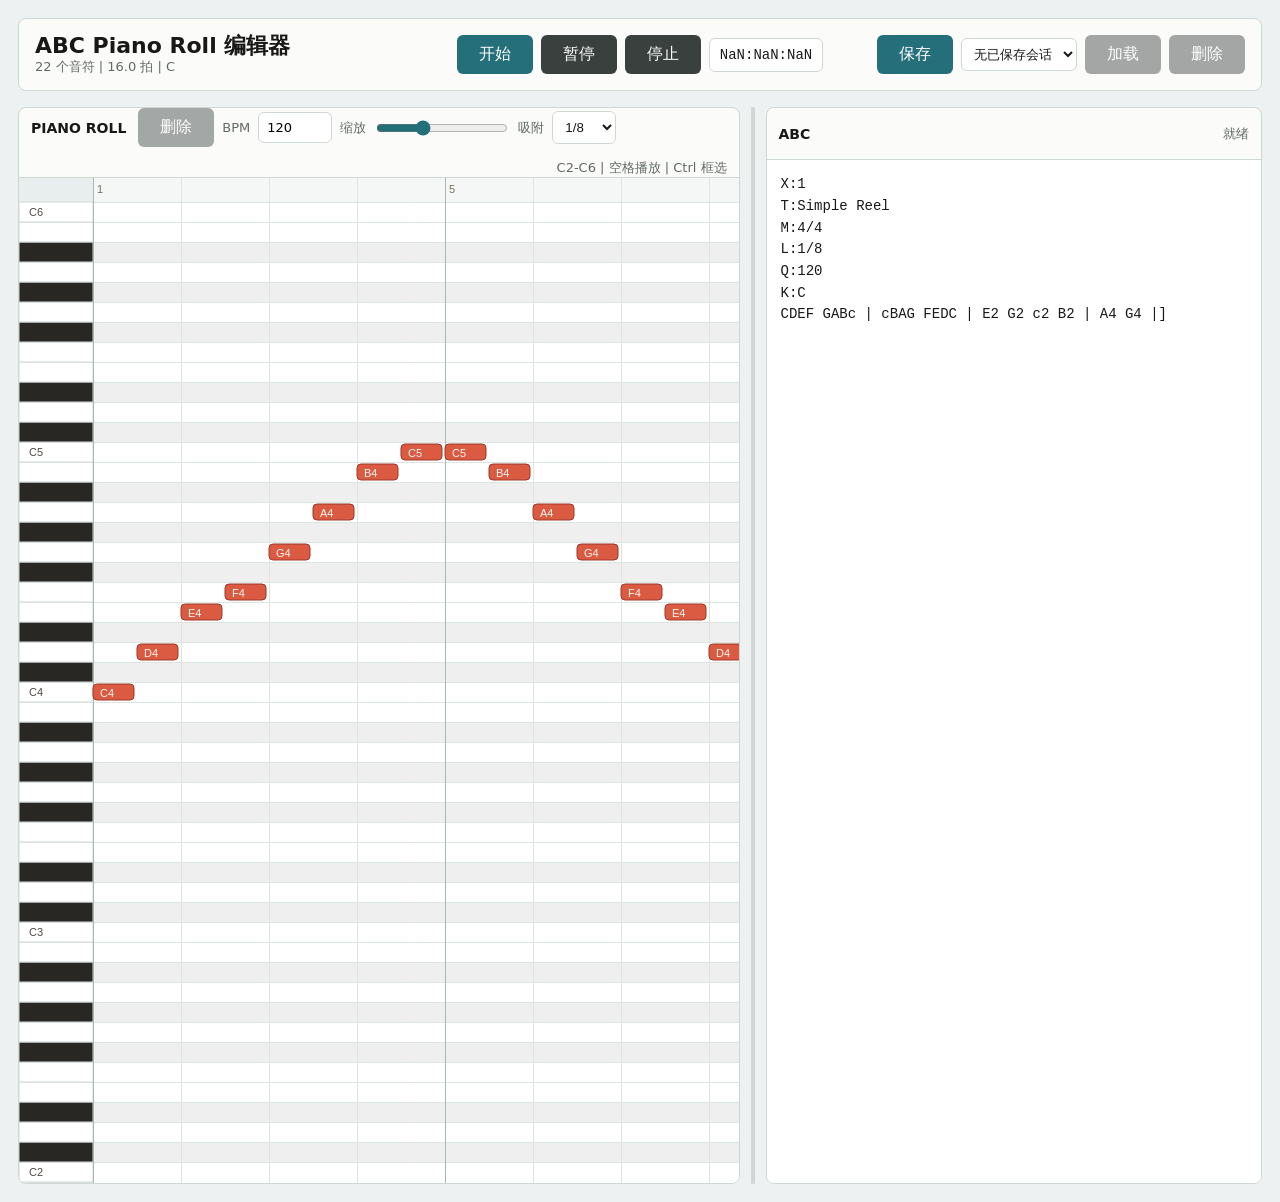
<file: abc/index.html>
<!doctype html>
<html lang="zh-CN">
  <head>
    <meta charset="UTF-8" />
    <meta name="viewport" content="width=device-width, initial-scale=1.0" />
    <title>ABC Piano Roll 编辑器</title>
    <link rel="stylesheet" href="styles.css" />
  </head>
  <body>
    <main class="shell">
      <header class="topbar">
        <div>
          <h1>ABC Piano Roll 编辑器</h1>
          <p id="summary">0 个音符</p>
        </div>
        <div class="transportCenter" aria-label="Playback controls">
          <button id="playButton" type="button" title="开始播放">开始</button>
          <button id="pauseButton" class="secondary" type="button" title="暂停播放">暂停</button>
          <button id="stopButton" class="secondary" type="button" title="停止并回到开头">停止</button>
          <output id="beatCounter" aria-label="当前小节和拍点">01:01:0</output>
        </div>
        <div class="sessionTools" aria-label="Session controls">
          <button id="saveSessionButton" type="button" title="保存当前会话">保存</button>
          <select id="sessionSelect" aria-label="已保存会话">
            <option value="">无已保存会话</option>
          </select>
          <button id="loadSessionButton" class="secondary" type="button" title="加载选中的会话">加载</button>
          <button id="deleteSessionButton" class="secondary" type="button" title="删除选中的会话">删除</button>
        </div>
      </header>

      <section class="workspace">
        <section class="rollPane" aria-label="Piano roll">
          <div class="paneHeader">
            <h2>Piano Roll</h2>
            <div class="rollTools" aria-label="Piano roll controls">
              <button id="deleteButton" class="secondary" type="button" title="删除选中的音符" disabled>删除</button>
              <label>
                BPM
                <input id="tempoInput" type="number" min="30" max="240" step="1" value="120" />
              </label>
              <label>
                缩放
                <input id="zoomInput" type="range" min="42" max="180" value="88" />
              </label>
              <label>
                吸附
                <select id="snapInput">
                  <option value="1">1/4</option>
                  <option value="0.5" selected>1/8</option>
                  <option value="0.25">1/16</option>
                  <option value="1/3">1/12</option>
                  <option value="2/3">1/6</option>
                  <option value="4/3">1/3</option>
                  <option value="2">1/2</option>
                </select>
              </label>
            </div>
            <span id="rangeLabel">点击选择，拖拽生成</span>
          </div>
          <div id="rollScroller" class="rollScroller">
            <canvas id="rollCanvas" width="1200" height="640"></canvas>
          </div>
        </section>

        <div id="splitter" class="splitter" role="separator" aria-label="调整钢琴窗和 ABC 窗口比例" aria-orientation="vertical" tabindex="0"></div>

        <section class="editorPane" aria-label="ABC editor">
          <div class="paneHeader">
            <h2>ABC</h2>
            <span id="status">就绪</span>
          </div>
          <textarea id="abcInput" spellcheck="false" aria-label="ABC notation source"></textarea>
        </section>
      </section>
    </main>

    <script src="app.js"></script>
  </body>
</html>
</file>
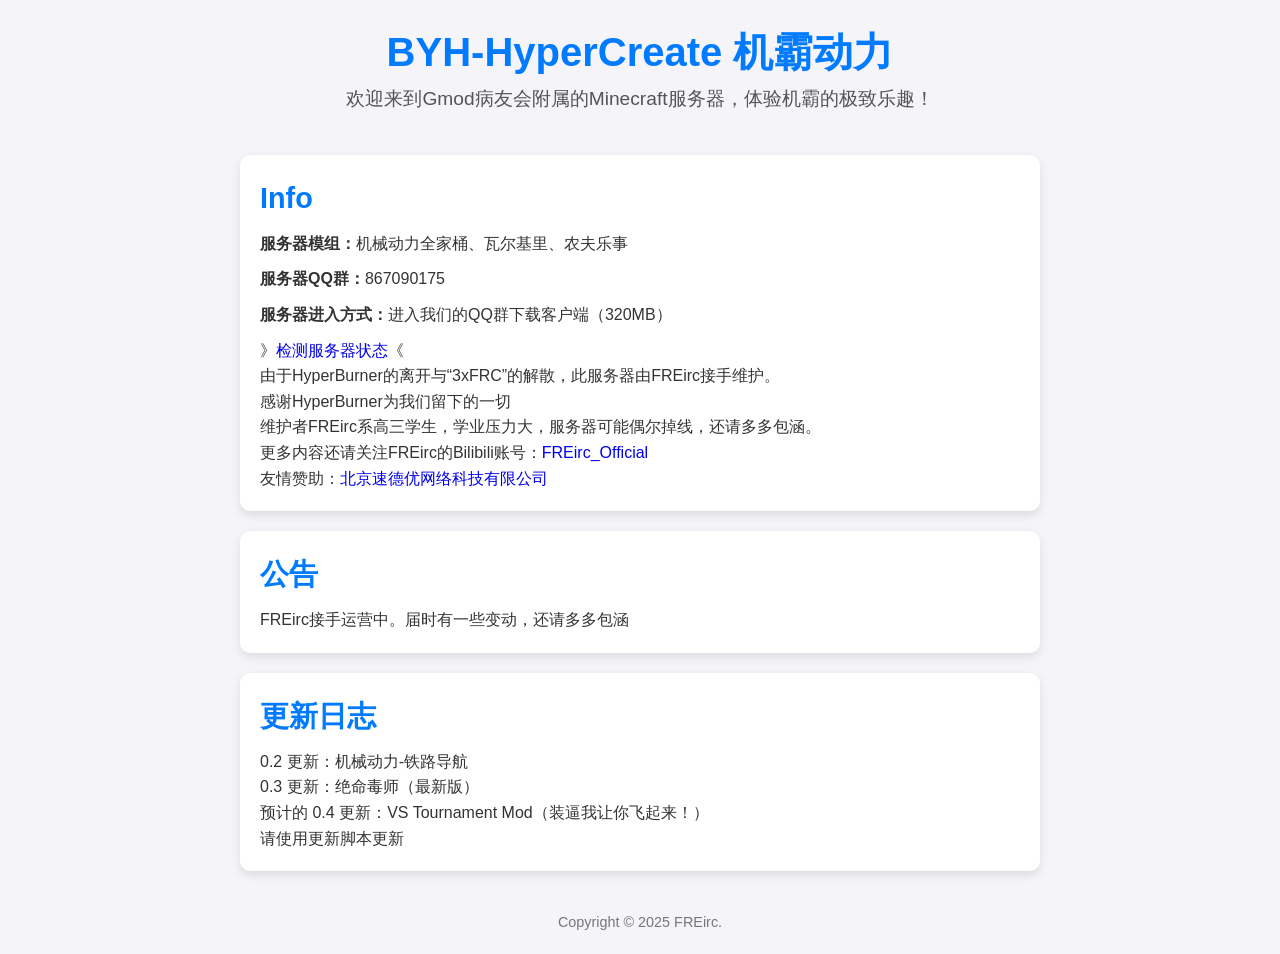
<file: hyper.html>
<!DOCTYPE html>
<html lang="en">
<head>
  <meta charset="UTF-8">
  <meta name="viewport" content="width=device-width, initial-scale=1.0">
  <title>BYH-HyperCreate 机霸动力</title>
  <style>
    * {
      margin: 0;
      padding: 0;
      box-sizing: border-box;
    }
    body {
      font-family: 'Arial', sans-serif;
      line-height: 1.6;
      background-color: #f4f4f9;
      color: #333;
      display: flex;
      flex-direction: column;
      align-items: center;
      padding: 20px;
    }
    header {
      text-align: center;
      margin-bottom: 40px;
    }
    header h1 {
      font-size: 2.5rem;
      color: #007bff;
    }
    header p {
      font-size: 1.2rem;
      color: #555;
    }
    section {
      width: 100%;
      max-width: 800px;
      background: #fff;
      border-radius: 10px;
      box-shadow: 0 4px 10px rgba(0, 0, 0, 0.1);
      margin-bottom: 20px;
      padding: 20px;
    }
    section h2 {
      font-size: 1.8rem;
      color: #007bff;
      margin-bottom: 10px;
    }
    section ul {
      list-style: none;
      margin-top: 10px;
    }
    section ul li {
      margin: 10px 0;
      font-size: 1rem;
    }
    .btn {
      display: inline-block;
      margin-top: 20px;
      padding: 10px 20px;
      background: #007bff;
      color: #fff;
      font-size: 1rem;
      text-decoration: none;
      border-radius: 5px;
      transition: background 0.3s ease;
    }
    .btn:hover {
      background: #0056b3;
    }
    footer {
      margin-top: 20px;
      font-size: 0.9rem;
      color: #777;
    }
    a {
      text-decoration: none;
    }
  </style>
</head>
<body>
  <header>
    <h1>BYH-HyperCreate 机霸动力</h1>
    <p>欢迎来到Gmod病友会附属的Minecraft服务器，体验机霸的极致乐趣！</p>
  </header>

  <section>
    <h2>Info</h2>
    <ul>
      <li><strong>服务器模组：</strong>机械动力全家桶、瓦尔基里、农夫乐事</li>
      <li><strong>服务器QQ群：</strong>867090175</li>
      <li><strong>服务器进入方式：</strong>进入我们的QQ群下载客户端（320MB）</li>
      <p>》<a href="https://mcping.me/ping/java/ch.3xfrc.fun:12001">检测服务器状态</a>《</p>
      <p>由于HyperBurner的离开与“3xFRC”的解散，此服务器由FREirc接手维护。</p>
      <p>感谢HyperBurner为我们留下的一切</p>
      <p>维护者FREirc系高三学生，学业压力大，服务器可能偶尔掉线，还请多多包涵。</p>
      <p>更多内容还请关注FREirc的Bilibili账号：<a href="https://space.bilibili.com/399741685">FREirc_Official</a></p>
      <p>友情赞助：<a href="https://www.sodayo.net">北京速德优网络科技有限公司</a></p>
    </ul>
  </section>

  <section>
    <h2>公告</h2>
    <p>FREirc接手运营中。届时有一些变动，还请多多包涵</p>
  </section>

  <section>
    <h2>更新日志</h2>
    <p>0.2 更新：机械动力-铁路导航</p>
    <p>0.3 更新：绝命毒师（最新版）</p>
    <p>预计的 0.4 更新：VS Tournament Mod（装逼我让你飞起来！）</p>
    <p>请使用更新脚本更新</p>
  </section>

  <footer>
    <p>Copyright © 2025 FREirc.</p>
  </footer>
</body>
</html>
</file>
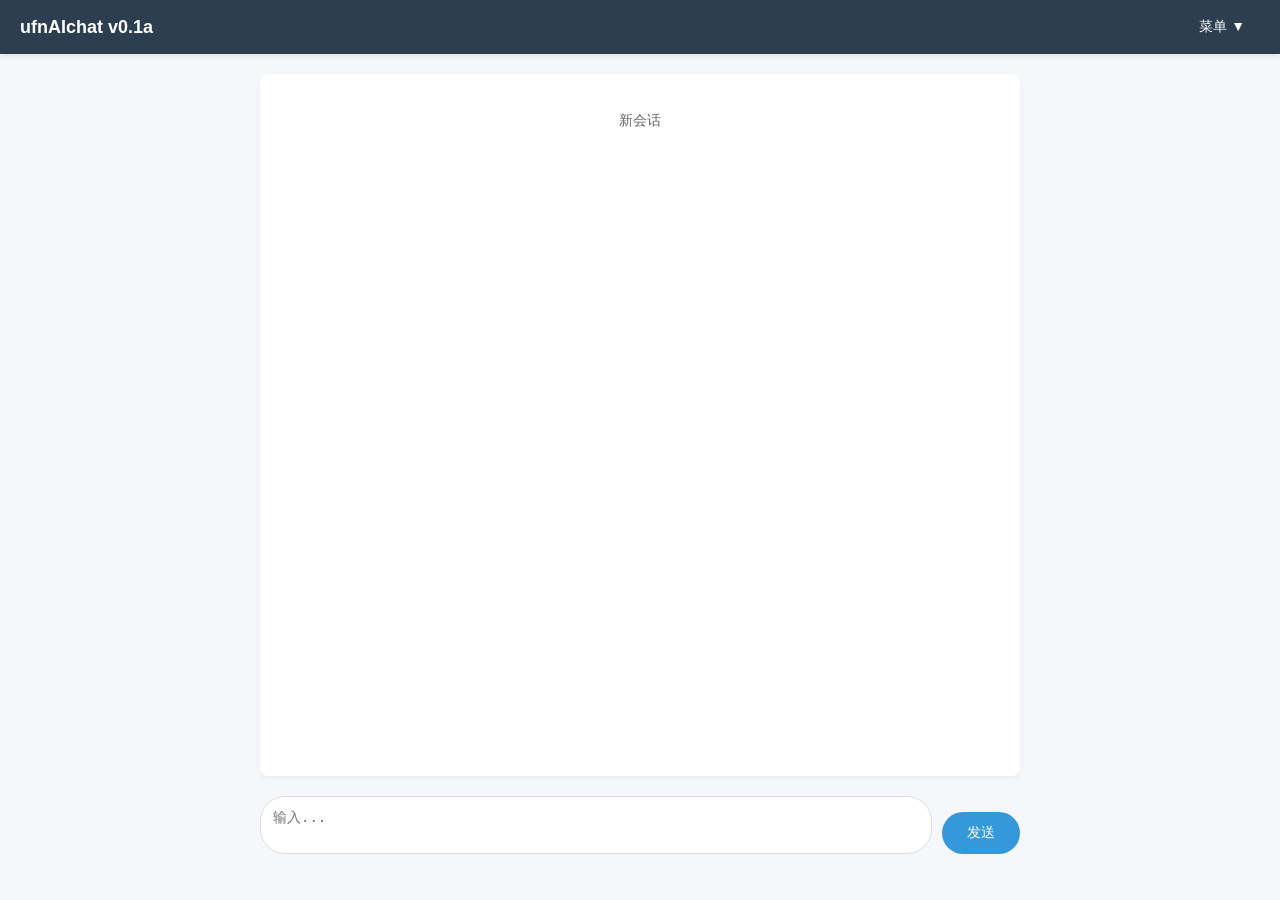
<file: intpages/aichat.html>
<!DOCTYPE html>
<html lang="zh-CN">
<head>
    <meta charset="UTF-8">
    <meta name="viewport" content="width=device-width, initial-scale=1.0">
    <title>ufnAIchat v0.1a</title>
    <style>
        * {
            margin: 0;
            padding: 0;
            box-sizing: border-box;
        }
        
        body {
            font-family: -apple-system, BlinkMacSystemFont, 'Segoe UI', Roboto, Arial, sans-serif;
            background-color: #f5f7fa;
            color: #333;
            line-height: 1.6;
        }
        
        /* 导航栏样式 */
        .navbar {
            background-color: #2c3e50;
            color: white;
            padding: 10px 20px;
            display: flex;
            justify-content: space-between;
            align-items: center;
            box-shadow: 0 2px 5px rgba(0,0,0,0.1);
        }
        
        .nav-title {
            font-size: 18px;
            font-weight: bold;
        }
        
        /* 下拉菜单容器 */
        .dropdown {
            position: relative;
            display: inline-block;
        }
        
        .dropdown-btn {
            background-color: transparent;
            color: white;
            border: none;
            padding: 8px 15px;
            font-size: 14px;
            cursor: pointer;
            border-radius: 4px;
            display: flex;
            align-items: center;
            width: 100%;
            text-align: left;
        }
        
        .dropdown-btn:hover {
            background-color: rgba(255,255,255,0.1);
        }
        
        .dropdown-content {
            display: none;
            position: absolute;
            left: 0;
            top: 100%;
            background-color: white;
            min-width: 200px;
            box-shadow: 0 8px 16px rgba(0,0,0,0.2);
            z-index: 1;
            border-radius: 4px;
            margin-top: 0;
            color: #333;
            padding-top: 5px;
        }
        
        .dropdown-content.show {
            display: block;
        }
        
        .dropdown-item {
            padding: 10px 15px;
            text-decoration: none;
            display: block;
            cursor: pointer;
            font-size: 14px;
            border: none;
            background: none;
            width: 100%;
            text-align: left;
        }
        
        .dropdown-item:hover {
            background-color: #f1f1f1;
        }
        
        .dropdown-divider {
            height: 1px;
            background-color: #e0e0e0;
            margin: 5px 0;
        }
        
        /* API密钥设置弹窗 */
        .modal {
            display: none;
            position: fixed;
            z-index: 1000;
            left: 0;
            top: 0;
            width: 100%;
            height: 100%;
            background-color: rgba(0,0,0,0.5);
        }
        
        .modal-content {
            background-color: white;
            margin: 15% auto;
            padding: 20px;
            border-radius: 8px;
            width: 80%;
            max-width: 500px;
            box-shadow: 0 5px 15px rgba(0,0,0,0.3);
        }
        
        .close {
            color: #aaa;
            float: right;
            font-size: 28px;
            font-weight: bold;
            cursor: pointer;
        }
        
        .close:hover {
            color: #000;
        }
        
        /* API密钥输入容器 */
        .api-key-input-container {
            position: relative;
            margin: 15px 0;
        }
        
        #api-key-input {
            width: 100%;
            padding: 10px 40px 10px 10px;
            border: 1px solid #ddd;
            border-radius: 4px;
            font-size: 14px;
        }
        
        /* 显示/隐藏按钮样式 */
        #toggle-api-key {
            position: absolute;
            right: 10px;
            top: 50%;
            transform: translateY(-50%);
            background: none;
            border: none;
            cursor: pointer;
            font-size: 16px;
            color: #666;
        }
        
        /* 聊天界面样式 */
        .chat-container {
            max-width: 800px;
            margin: 0 auto;
            padding: 20px;
            height: calc(100vh - 80px);
            display: flex;
            flex-direction: column;
        }
        
        .chat-history {
            flex: 1;
            overflow-y: auto;
            padding: 15px;
            background-color: white;
            border-radius: 8px;
            margin-bottom: 20px;
            box-shadow: 0 2px 5px rgba(0,0,0,0.05);
        }
        
        .message {
            margin-bottom: 15px;
            display: flex;
            flex-direction: column;
        }
        
        .message.user {
            align-items: flex-end;
        }
        
        .message.ai {
            align-items: flex-start;
        }
        
        .message-content {
            max-width: 70%;
            padding: 12px 16px;
            border-radius: 18px;
            word-wrap: break-word;
        }
        
        .message.user .message-content {
            background-color: #3498db;
            color: white;
            border-bottom-right-radius: 4px;
        }
        
        .message.ai .message-content {
            background-color: #ecf0f1;
            color: #333;
            border-bottom-left-radius: 4px;
        }
        
        /* 时间戳样式 */
        .timestamp {
            font-size: 11px;
            color: #999;
            margin-top: 4px;
            margin-bottom: 8px;
            text-align: right;
            padding: 0 16px;
            width: 70%;
        }
        
        .message.ai .timestamp {
            text-align: left;
        }
        
        /* 正在运算状态样式 */
        .thinking-indicator {
            display: flex;
            align-items: center;
            color: #999;
            font-size: 14px;
            margin-bottom: 15px;
        }
        
        .thinking-dots {
            display: inline-flex;
            margin-left: 8px;
        }
        
        .dot {
            width: 8px;
            height: 8px;
            border-radius: 50%;
            background-color: #999;
            margin: 0 2px;
            animation: pulse 1.4s infinite ease-in-out both;
        }
        
        .dot:nth-child(1) {
            animation-delay: -0.32s;
        }
        
        .dot:nth-child(2) {
            animation-delay: -0.16s;
        }
        
        @keyframes pulse {
            0%, 80%, 100% {
                transform: scale(0);
            }
            40% {
                transform: scale(1);
            }
        }
        
        .chat-input-area {
            display: flex;
            gap: 10px;
        }
        
        #message-input {
            flex: 1;
            padding: 12px;
            border: 1px solid #ddd;
            border-radius: 25px;
            font-size: 14px;
            resize: none;
            min-height: 50px;
            max-height: 150px;
        }
        
        #send-button {
            padding: 12px 25px;
            background-color: #3498db;
            color: white;
            border: none;
            border-radius: 25px;
            cursor: pointer;
            font-size: 14px;
            align-self: flex-end;
        }
        
        #send-button:hover {
            background-color: #2980b9;
        }
        
        /* 会话列表样式 */
        .session-list {
            margin-top: 10px;
            max-height: 200px;
            overflow-y: auto;
        }
        
        .session-item {
            padding: 8px 16px;
            cursor: pointer;
            font-size: 13px;
            border-bottom: 1px solid #f0f0f0;
            display: flex;
            justify-content: space-between;
            align-items: center;
        }
        
        .session-item:hover {
            background-color: #f9f9f9;
        }
        
        .session-item.active {
            background-color: #e8f4fd;
            font-weight: bold;
        }
        
        /* 删除按钮样式 */
        .delete-session-btn {
            background: none;
            border: none;
            color: #999;
            cursor: pointer;
            font-size: 16px;
            padding: 2px 5px;
            border-radius: 3px;
            margin-left: 10px;
        }
        
        .delete-session-btn:hover {
            background-color: #ffeeee;
            color: #ff4d4f;
        }
        
        /* 状态消息 */
        .status-message {
            text-align: center;
            color: #666;
            font-size: 14px;
            margin: 20px 0;
        }
        
        /* Markdown样式 */
        .message-content h1, .message-content h2, .message-content h3 {
            margin: 10px 0;
        }
        
        .message-content h1 {
            font-size: 24px;
            border-bottom: 1px solid #eee;
        }
        
        .message-content h2 {
            font-size: 20px;
            border-bottom: 1px solid #eee;
        }
        
        .message-content h3 {
            font-size: 18px;
        }
        
        .message-content strong {
            font-weight: bold;
        }
        
        .message-content em {
            font-style: italic;
        }
        
        .message-content ul, .message-content ol {
            padding-left: 20px;
            margin: 10px 0;
        }
        
        .message-content li {
            margin: 5px 0;
        }
        
        .message-content code {
            background-color: rgba(27, 31, 35, 0.05);
            padding: 2px 4px;
            border-radius: 3px;
            font-family: 'Consolas', 'Monaco', 'Courier New', monospace;
            font-size: 0.9em;
        }
        
        .message-content pre {
            background-color: rgba(27, 31, 35, 0.05);
            padding: 10px;
            border-radius: 5px;
            overflow-x: auto;
            margin: 10px 0;
        }
        
        .message-content pre code {
            background-color: transparent;
            padding: 0;
        }
        
        .message-content a {
            color: #3498db;
            text-decoration: none;
        }
        
        .message-content a:hover {
            text-decoration: underline;
        }
        
        .message-content blockquote {
            border-left: 4px solid #ddd;
            padding-left: 10px;
            color: #666;
            margin: 10px 0;
        }
    </style>
</head>
<body>
    <!-- 导航栏 -->
    <div class="navbar">
        <div class="nav-title">ufnAIchat v0.1a</div>
        
        <!-- 下拉菜单 -->
        <div class="dropdown">
            <button class="dropdown-btn">
                &emsp;&emsp;&emsp;&emsp;&emsp;&emsp;&emsp;&emsp;&emsp;菜单 ▼
            </button>
            <div class="dropdown-content" id="dropdown-content">
                <button class="dropdown-item" id="api-key-btn">API密钥设置</button>
                <div class="dropdown-divider"></div>
                <button class="dropdown-item" id="new-session-btn">新建会话</button>
                <div class="dropdown-divider"></div>
                <div class="session-list" id="session-list"></div>
            </div>
        </div>
    </div>
    
    <!-- API密钥设置弹窗 -->
    <div id="api-key-modal" class="modal">
        <div class="modal-content">
            <span class="close">&times;</span>
            <h2>设置API密钥</h2>
            <p>请输入密钥：</p>
            <div class="api-key-input-container">
                <input type="text" id="api-key-input" placeholder="输入API密钥">
                <button id="toggle-api-key">o</button>
            </div>
            <button id="save-api-key" style="padding: 10px 20px; background-color: #3498db; color: white; border: none; border-radius: 4px; cursor: pointer;">保存</button>
            <p id="api-key-message" style="margin-top: 10px;"></p>
        </div>
    </div>
    
    <!-- 聊天界面 -->
    <div class="chat-container">
        <div class="chat-history" id="chat-history">
            <div class="status-message">在开始前，请先在右上角菜单设置密钥</div>
        </div>
        <div class="chat-input-area">
            <textarea id="message-input" placeholder="输入..."></textarea>
            <button id="send-button">发送</button>
        </div>
    </div>
    
    <script>
        // DOM元素
        const apiKeyModal = document.getElementById('api-key-modal');
        const apiKeyBtn = document.getElementById('api-key-btn');
        const closeBtn = document.querySelector('.close');
        const apiKeyInput = document.getElementById('api-key-input');
        const toggleApiKeyBtn = document.getElementById('toggle-api-key');
        const saveApiKeyBtn = document.getElementById('save-api-key');
        const apiKeyMessage = document.getElementById('api-key-message');
        const newSessionBtn = document.getElementById('new-session-btn');
        const sessionList = document.getElementById('session-list');
        const chatHistory = document.getElementById('chat-history');
        const messageInput = document.getElementById('message-input');
        const sendButton = document.getElementById('send-button');
        const dropdown = document.querySelector('.dropdown');
        const dropdownBtn = document.querySelector('.dropdown-btn');
        const dropdownContent = document.getElementById('dropdown-content');
        
        // 当前会话ID
        let currentSessionId = null;
        // API密钥显示状态
        let isApiKeyVisible = false;
        
        // 下拉菜单控制
        function showDropdown() {
            dropdownContent.classList.add('show');
        }
        
        function hideDropdown() {
            dropdownContent.classList.remove('show');
        }
        
        dropdownBtn.addEventListener('mouseenter', showDropdown);
        dropdownContent.addEventListener('mouseenter', showDropdown);
        dropdown.addEventListener('mouseleave', hideDropdown);
        
        // 点击页面其他地方关闭下拉菜单
        document.addEventListener('click', (e) => {
            if (!dropdown.contains(e.target)) {
                hideDropdown();
            }
        });
        
        // API密钥显示/隐藏切换
        toggleApiKeyBtn.addEventListener('click', () => {
            isApiKeyVisible = !isApiKeyVisible;
            
            if (isApiKeyVisible) {
                apiKeyInput.type = 'text';
                toggleApiKeyBtn.textContent = 'o';
                toggleApiKeyBtn.title = '隐藏密钥';
            } else {
                apiKeyInput.type = 'password';
                toggleApiKeyBtn.textContent = 'x';
                toggleApiKeyBtn.title = '显示密钥';
            }
        });
        
        // 初始化应用
        function initApp() {
            // 检查是否有API密钥
            const savedApiKey = localStorage.getItem('siliconFlowApiKey');
            if (savedApiKey) {
                apiKeyInput.value = savedApiKey;
            }
            
            // 加载会话列表
            loadSessions();
            
            // 检查是否有上次使用的会话
            const lastSessionId = localStorage.getItem('lastSessionId');
            if (lastSessionId) {
                switchSession(lastSessionId);
            } else {
                // 创建默认会话
                createNewSession();
            }
        }
        
        // API密钥管理
        apiKeyBtn.addEventListener('click', () => {
            apiKeyModal.style.display = 'block';
            // 默认隐藏API密钥
            apiKeyInput.type = 'password';
            toggleApiKeyBtn.textContent = 'x';
            toggleApiKeyBtn.title = '显示密钥';
            isApiKeyVisible = false;
            hideDropdown();
        });
        
        closeBtn.addEventListener('click', () => {
            apiKeyModal.style.display = 'none';
        });
        
        window.addEventListener('click', (e) => {
            if (e.target === apiKeyModal) {
                apiKeyModal.style.display = 'none';
            }
        });
        
        saveApiKeyBtn.addEventListener('click', () => {
            const apiKey = apiKeyInput.value.trim();
            if (apiKey) {
                localStorage.setItem('siliconFlowApiKey', apiKey);
                apiKeyMessage.textContent = 'API密钥已保存！';
                apiKeyMessage.style.color = 'green';
                setTimeout(() => {
                    apiKeyModal.style.display = 'none';
                }, 1000);
            } else {
                apiKeyMessage.textContent = '请输入有效的SiliconFlow标准API密钥';
                apiKeyMessage.style.color = 'red';
            }
        });
        
        // 会话管理
        function createNewSession() {
            const sessionId = Date.now().toString();
            const sessionName = `会话 ${new Date().toLocaleString()}`;
            
            // 保存新会话
            const sessions = getSessions();
            sessions[sessionId] = {
                name: sessionName,
                createdAt: new Date().toISOString(),
                messages: []
            };
            saveSessions(sessions);
            
            // 切换到新会话
            switchSession(sessionId);
            
            // 更新会话列表
            loadSessions();
            
            // 关闭下拉菜单
            hideDropdown();
        }
        
        function switchSession(sessionId) {
            currentSessionId = sessionId;
            localStorage.setItem('lastSessionId', sessionId);
            
            // 加载聊天记录
            loadChatHistory();
            
            // 更新会话列表显示
            updateSessionListDisplay();
            
            // 关闭下拉菜单
            hideDropdown();
        }
        
        function loadSessions() {
            const sessions = getSessions();
            sessionList.innerHTML = '';
            
            // 按创建时间倒序排列
            const sortedSessionIds = Object.keys(sessions).sort((a, b) => {
                return new Date(sessions[b].createdAt) - new Date(sessions[a].createdAt);
            });
            
            sortedSessionIds.forEach(sessionId => {
                const session = sessions[sessionId];
                const sessionItem = document.createElement('div');
                sessionItem.className = 'session-item';
                sessionItem.dataset.sessionId = sessionId;
                
                // 创建会话名称元素
                const sessionName = document.createElement('span');
                sessionName.textContent = session.name;
                sessionName.style.flex = '1';
                
                // 创建删除按钮
                const deleteBtn = document.createElement('button');
                deleteBtn.className = 'delete-session-btn';
                deleteBtn.textContent = 'x';
                deleteBtn.title = '删除会话';
                
                // 添加删除事件
                deleteBtn.addEventListener('click', (e) => {
                    e.stopPropagation(); // 阻止事件冒泡，避免触发会话切换
                    deleteSession(sessionId);
                });
                
                // 添加会话切换事件
                sessionName.addEventListener('click', () => {
                    switchSession(sessionId);
                });
                
                // 组装会话项
                sessionItem.appendChild(sessionName);
                sessionItem.appendChild(deleteBtn);
                sessionList.appendChild(sessionItem);
            });
            
            updateSessionListDisplay();
        }
        
        function updateSessionListDisplay() {
            const sessionItems = document.querySelectorAll('.session-item');
            sessionItems.forEach(item => {
                if (item.dataset.sessionId === currentSessionId) {
                    item.classList.add('active');
                } else {
                    item.classList.remove('active');
                }
            });
        }
        
        // 删除会话函数
        function deleteSession(sessionId) {
            // 确认对话框
            if (confirm('确定要删除这个会话吗？删除后将无法恢复。')) {
                const sessions = getSessions();
                
                // 删除会话
                delete sessions[sessionId];
                saveSessions(sessions);
                
                // 如果删除的是当前会话，切换到另一个会话或创建新会话
                if (currentSessionId === sessionId) {
                    const remainingSessionIds = Object.keys(sessions);
                    if (remainingSessionIds.length > 0) {
                        switchSession(remainingSessionIds[0]);
                    } else {
                        createNewSession();
                    }
                }
                
                // 更新会话列表
                loadSessions();
            }
        }
        
        function getSessions() {
            const sessionsJson = localStorage.getItem('chatSessions');
            return sessionsJson ? JSON.parse(sessionsJson) : {};
        }
        
        function saveSessions(sessions) {
            localStorage.setItem('chatSessions', JSON.stringify(sessions));
        }
        
        // 格式化时间戳
        function formatTimestamp(timestampStr) {
            const date = new Date(timestampStr);
            return date.toLocaleString('zh-CN', { 
                year: 'numeric', 
                month: '2-digit', 
                day: '2-digit',
                hour: '2-digit', 
                minute: '2-digit',
                second: '2-digit'
            });
        }
        
        // Markdown解析函数
        function parseMarkdown(text) {
            // 转换标题
            text = text.replace(/^# (.*$)/gm, '<h1>$1</h1>');
            text = text.replace(/^## (.*$)/gm, '<h2>$1</h2>');
            text = text.replace(/^### (.*$)/gm, '<h3>$1</h3>');
            
            // 转换粗体和斜体
            text = text.replace(/\*\*(.*?)\*\*/g, '<strong>$1</strong>');
            text = text.replace(/\*(.*?)\*/g, '<em>$1</em>');
            
            // 转换无序列表
            text = text.replace(/^\* (.*$)/gm, '<ul><li>$1</li></ul>');
            text = text.replace(/<\/ul>\s*<ul>/g, '');
            
            // 转换有序列表
            text = text.replace(/^\d+\. (.*$)/gm, '<ol><li>$1</li></ol>');
            text = text.replace(/<\/ol>\s*<ol>/g, '');
            
            // 转换链接
            text = text.replace(/\[([^\]]+)\]\(([^\)]+)\)/g, '<a href="$2" target="_blank">$1</a>');
            
            // 转换行内代码
            text = text.replace(/`([^`]+)`/g, '<code>$1</code>');
            
            // 转换代码块
            text = text.replace(/```([\s\S]*?)```/g, '<pre><code>$1</code></pre>');
            
            // 转换引用
            text = text.replace(/^> (.*$)/gm, '<blockquote>$1</blockquote>');
            
            // 转换换行
            text = text.replace(/\n/g, '<br>');
            
            return text;
        }
        
        // 聊天功能
        function loadChatHistory() {
            const sessions = getSessions();
            const currentSession = sessions[currentSessionId];
            
            if (!currentSession) {
                chatHistory.innerHTML = '<div class="status-message">会话不存在</div>';
                return;
            }
            
            if (currentSession.messages.length === 0) {
                chatHistory.innerHTML = '<div class="status-message">新会话</div>'
                return;
            }
            
            chatHistory.innerHTML = '';
            currentSession.messages.forEach(message => {
                addMessageToHistory(message.content, message.sender, message.timestamp);
            });
            
            // 滚动到底部
            chatHistory.scrollTop = chatHistory.scrollHeight;
        }
        
        async function sendMessage() {
            const message = messageInput.value.trim();
            if (!message) return;
            
            const apiKey = localStorage.getItem('siliconFlowApiKey');
            if (!apiKey) {
                alert('请先在菜单中设置API密钥');
                return;
            }
            
            // 添加用户消息到聊天记录
            addMessageToHistory(message, 'user');
            messageInput.value = '';
            
            // 保存到本地存储
            saveMessage(message, 'user');
            
            // 添加"正在运算..."状态
            const thinkingIndicator = document.createElement('div');
            thinkingIndicator.className = 'thinking-indicator';
            thinkingIndicator.innerHTML = '正在运算...<div class="thinking-dots"><div class="dot"></div><div class="dot"></div><div class="dot"></div></div>';
            thinkingIndicator.id = 'thinking-indicator';
            chatHistory.appendChild(thinkingIndicator);
            
            // 滚动到底部
            chatHistory.scrollTop = chatHistory.scrollHeight;
            
            // 发送API请求
            try {
                // 获取当前会话的所有消息，转换为API要求的格式
                const sessions = getSessions();
                const currentSession = sessions[currentSessionId];
                const messagesForApi = currentSession.messages.map(msg => ({
                    role: msg.sender === 'user' ? 'user' : 'assistant',
                    content: msg.content
                }));
                
                const response = await fetch('https://api.siliconflow.cn/v1/chat/completions', {
                    method: 'POST',
                    headers: {
                        'Content-Type': 'application/json',
                        'Authorization': `Bearer ${apiKey}`
                    },
                    body: JSON.stringify({
                        model: 'deepseek-ai/DeepSeek-V3.2',
                        messages: messagesForApi,
                        temperature: 0.7
                    })
                });
                
                if (!response.ok) {
                    throw new Error('API请求失败');
                }
                
                // 移除"正在运算..."状态
                thinkingIndicator.remove();
                
                const data = await response.json();
                const aiResponse = data.choices[0].message.content;
                
                // 添加AI响应到聊天记录
                addMessageToHistory(aiResponse, 'ai');
                
                // 保存到本地存储
                saveMessage(aiResponse, 'ai');
                
            } catch (error) {
                // 移除"正在运算..."状态
                thinkingIndicator.remove();
                
                addMessageToHistory('抱歉，请求失败: ' + error.message, 'ai');
                console.error('API请求错误:', error);
            }
        }
        
        function addMessageToHistory(content, sender, timestamp = null) {
            const messageDiv = document.createElement('div');
            messageDiv.className = `message ${sender}`;
            
            const contentDiv = document.createElement('div');
            contentDiv.className = 'message-content';
            
            // 使用Markdown解析函数转换内容
            contentDiv.innerHTML = parseMarkdown(content);
            
            messageDiv.appendChild(contentDiv);
            
            // 添加时间戳
            const timeDiv = document.createElement('div');
            timeDiv.className = 'timestamp';
            
            if (timestamp) {
                // 如果提供了时间戳，使用它
                timeDiv.textContent = formatTimestamp(timestamp);
            } else {
                // 否则使用当前时间
                const now = new Date();
                timeDiv.textContent = formatTimestamp(now.toISOString());
            }
            
            messageDiv.appendChild(timeDiv);
            chatHistory.appendChild(messageDiv);
            
            // 滚动到底部
            chatHistory.scrollTop = chatHistory.scrollHeight;
        }
        
        function saveMessage(content, sender) {
            const sessions = getSessions();
            const currentSession = sessions[currentSessionId];
            
            currentSession.messages.push({
                content: content,
                sender: sender,
                timestamp: new Date().toISOString()
            });
            
            saveSessions(sessions);
        }
        
        // 事件监听
        newSessionBtn.addEventListener('click', createNewSession);
        sendButton.addEventListener('click', sendMessage);
        
        messageInput.addEventListener('keydown', (e) => {
            if (e.key === 'Enter' && !e.shiftKey) {
                e.preventDefault();
                sendMessage();
            }
        });
        
        // 页面加载完成后初始化
        window.addEventListener('load', initApp);
    </script>
</body>
</html>
</file>
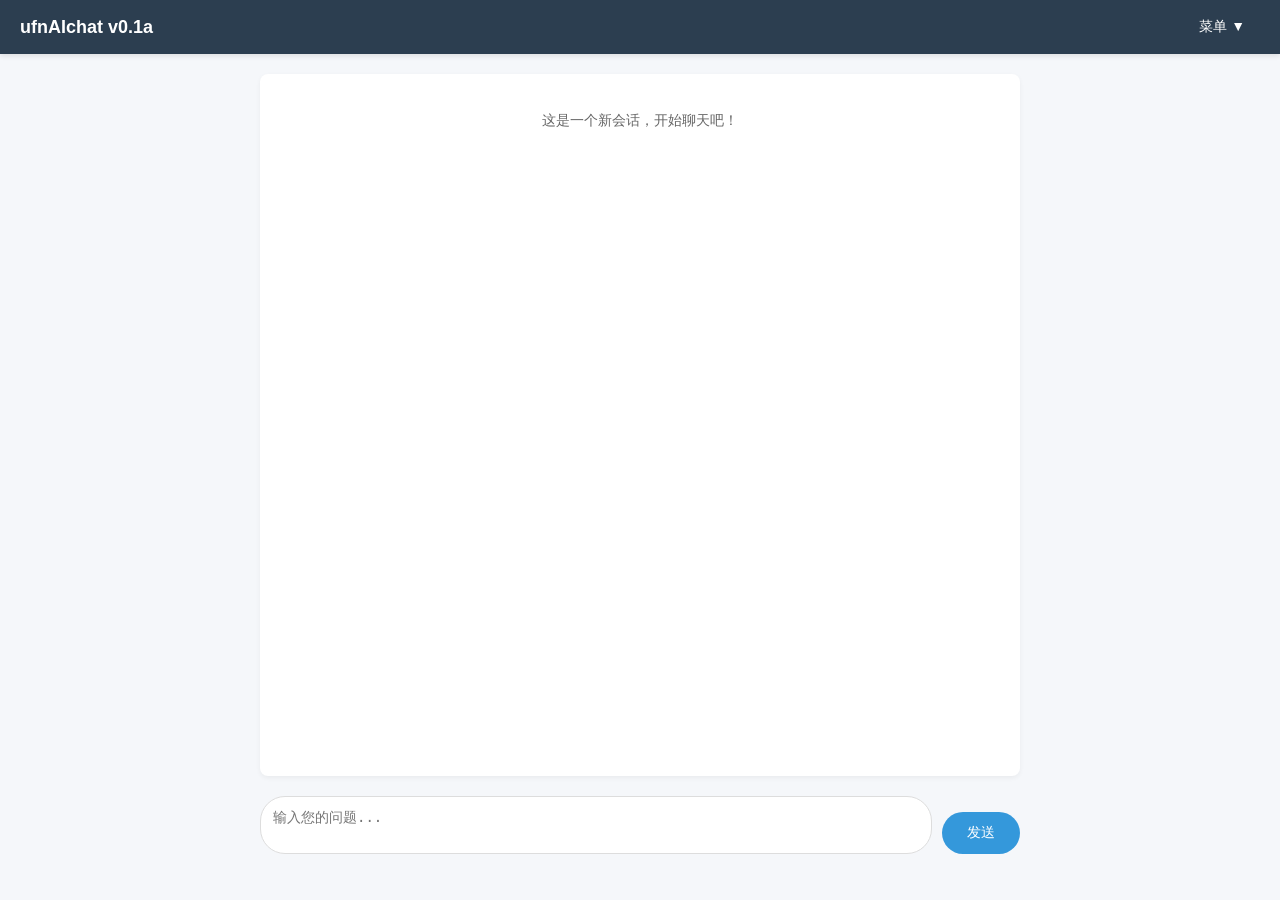
<file: intpages/aiwindow.html>
<!DOCTYPE html>
<html lang="zh-CN">
<head>
    <meta charset="UTF-8">
    <meta name="viewport" content="width=device-width, initial-scale=1.0">
    <title>AI聊天系统</title>
    <style>
        * {
            margin: 0;
            padding: 0;
            box-sizing: border-box;
        }
        
        body {
            font-family: -apple-system, BlinkMacSystemFont, 'Segoe UI', Roboto, Arial, sans-serif;
            background-color: #f5f7fa;
            color: #333;
            line-height: 1.6;
        }
        
        /* 导航栏样式 */
        .navbar {
            background-color: #2c3e50;
            color: white;
            padding: 10px 20px;
            display: flex;
            justify-content: space-between;
            align-items: center;
            box-shadow: 0 2px 5px rgba(0,0,0,0.1);
        }
        
        .nav-title {
            font-size: 18px;
            font-weight: bold;
        }
        
        /* 下拉菜单容器 */
        .dropdown {
            position: relative;
            display: inline-block;
        }
        
        .dropdown-btn {
            background-color: transparent;
            color: white;
            border: none;
            padding: 8px 15px;
            font-size: 14px;
            cursor: pointer;
            border-radius: 4px;
            display: flex;
            align-items: center;
            width: 100%;
            text-align: left;
        }
        
        .dropdown-btn:hover {
            background-color: rgba(255,255,255,0.1);
        }
        
        .dropdown-content {
            display: none;
            position: absolute;
            left: 0;
            top: 100%;
            background-color: white;
            min-width: 200px;
            box-shadow: 0 8px 16px rgba(0,0,0,0.2);
            z-index: 1;
            border-radius: 4px;
            margin-top: 0;
            color: #333;
            padding-top: 5px;
        }
        
        .dropdown-content.show {
            display: block;
        }
        
        .dropdown-item {
            padding: 10px 15px;
            text-decoration: none;
            display: block;
            cursor: pointer;
            font-size: 14px;
            border: none;
            background: none;
            width: 100%;
            text-align: left;
        }
        
        .dropdown-item:hover {
            background-color: #f1f1f1;
        }
        
        .dropdown-divider {
            height: 1px;
            background-color: #e0e0e0;
            margin: 5px 0;
        }
        
        /* API密钥设置弹窗 */
        .modal {
            display: none;
            position: fixed;
            z-index: 1000;
            left: 0;
            top: 0;
            width: 100%;
            height: 100%;
            background-color: rgba(0,0,0,0.5);
        }
        
        .modal-content {
            background-color: white;
            margin: 15% auto;
            padding: 20px;
            border-radius: 8px;
            width: 80%;
            max-width: 500px;
            box-shadow: 0 5px 15px rgba(0,0,0,0.3);
        }
        
        .close {
            color: #aaa;
            float: right;
            font-size: 28px;
            font-weight: bold;
            cursor: pointer;
        }
        
        .close:hover {
            color: #000;
        }
        
        /* API密钥输入容器 */
        .api-key-input-container {
            position: relative;
            margin: 15px 0;
        }
        
        #api-key-input {
            width: 100%;
            padding: 10px 40px 10px 10px;
            border: 1px solid #ddd;
            border-radius: 4px;
            font-size: 14px;
        }
        
        /* 显示/隐藏按钮样式 */
        #toggle-api-key {
            position: absolute;
            right: 10px;
            top: 50%;
            transform: translateY(-50%);
            background: none;
            border: none;
            cursor: pointer;
            font-size: 16px;
            color: #666;
        }
        
        /* 聊天界面样式 */
        .chat-container {
            max-width: 800px;
            margin: 0 auto;
            padding: 20px;
            height: calc(100vh - 80px);
            display: flex;
            flex-direction: column;
        }
        
        .chat-history {
            flex: 1;
            overflow-y: auto;
            padding: 15px;
            background-color: white;
            border-radius: 8px;
            margin-bottom: 20px;
            box-shadow: 0 2px 5px rgba(0,0,0,0.05);
        }
        
        .message {
            margin-bottom: 15px;
            display: flex;
            flex-direction: column;
        }
        
        .message.user {
            align-items: flex-end;
        }
        
        .message.ai {
            align-items: flex-start;
        }
        
        .message-content {
            max-width: 70%;
            padding: 12px 16px;
            border-radius: 18px;
            word-wrap: break-word;
        }
        
        .message.user .message-content {
            background-color: #3498db;
            color: white;
            border-bottom-right-radius: 4px;
        }
        
        .message.ai .message-content {
            background-color: #ecf0f1;
            color: #333;
            border-bottom-left-radius: 4px;
        }
        
        /* 时间戳样式 */
        .timestamp {
            font-size: 11px;
            color: #999;
            margin-top: 4px;
            margin-bottom: 8px;
            text-align: right;
            padding: 0 16px;
            width: 70%;
        }
        
        .message.ai .timestamp {
            text-align: left;
        }
        
        /* 正在运算状态样式 */
        .thinking-indicator {
            display: flex;
            align-items: center;
            color: #999;
            font-size: 14px;
            margin-bottom: 15px;
        }
        
        .thinking-dots {
            display: inline-flex;
            margin-left: 8px;
        }
        
        .dot {
            width: 8px;
            height: 8px;
            border-radius: 50%;
            background-color: #999;
            margin: 0 2px;
            animation: pulse 1.4s infinite ease-in-out both;
        }
        
        .dot:nth-child(1) {
            animation-delay: -0.32s;
        }
        
        .dot:nth-child(2) {
            animation-delay: -0.16s;
        }
        
        @keyframes pulse {
            0%, 80%, 100% {
                transform: scale(0);
            }
            40% {
                transform: scale(1);
            }
        }
        
        .chat-input-area {
            display: flex;
            gap: 10px;
        }
        
        #message-input {
            flex: 1;
            padding: 12px;
            border: 1px solid #ddd;
            border-radius: 25px;
            font-size: 14px;
            resize: none;
            min-height: 50px;
            max-height: 150px;
        }
        
        #send-button {
            padding: 12px 25px;
            background-color: #3498db;
            color: white;
            border: none;
            border-radius: 25px;
            cursor: pointer;
            font-size: 14px;
            align-self: flex-end;
        }
        
        #send-button:hover {
            background-color: #2980b9;
        }
        
        /* 会话列表样式 */
        .session-list {
            margin-top: 10px;
            max-height: 200px;
            overflow-y: auto;
        }
        
        .session-item {
            padding: 8px 16px;
            cursor: pointer;
            font-size: 13px;
            border-bottom: 1px solid #f0f0f0;
        }
        
        .session-item:hover {
            background-color: #f9f9f9;
        }
        
        .session-item.active {
            background-color: #e8f4fd;
            font-weight: bold;
        }
        
        /* 状态消息 */
        .status-message {
            text-align: center;
            color: #666;
            font-size: 14px;
            margin: 20px 0;
        }
    </style>
</head>
<body>
    <!-- 导航栏 -->
    <div class="navbar">
        <div class="nav-title">ufnAIchat v0.1a</div>
        
        <!-- 下拉菜单 -->
        <div class="dropdown">
            <button class="dropdown-btn">
                &emsp;&emsp;&emsp;&emsp;&emsp;&emsp;&emsp;&emsp;&emsp;菜单 ▼
            </button>
            <div class="dropdown-content" id="dropdown-content">
                <button class="dropdown-item" id="api-key-btn">API密钥设置</button>
                <div class="dropdown-divider"></div>
                <button class="dropdown-item" id="new-session-btn">新建会话</button>
                <div class="dropdown-divider"></div>
                <div class="session-list" id="session-list"></div>
            </div>
        </div>
    </div>
    
    <!-- API密钥设置弹窗 -->
    <div id="api-key-modal" class="modal">
        <div class="modal-content">
            <span class="close">&times;</span>
            <h2>设置API密钥</h2>
            <p>请输入密钥：</p>
            <div class="api-key-input-container">
                <input type="text" id="api-key-input" placeholder="输入API密钥">
                <button id="toggle-api-key">o</button>
            </div>
            <button id="save-api-key" style="padding: 10px 20px; background-color: #3498db; color: white; border: none; border-radius: 4px; cursor: pointer;">保存</button>
            <p id="api-key-message" style="margin-top: 10px;"></p>
        </div>
    </div>
    
    <!-- 聊天界面 -->
    <div class="chat-container">
        <div class="chat-history" id="chat-history">
            <div class="status-message">在开始前，请先在右上角菜单设置密钥</div>
        </div>
        <div class="chat-input-area">
            <textarea id="message-input" placeholder="输入您的问题..."></textarea>
            <button id="send-button">发送</button>
        </div>
    </div>
    
    <script>
        // DOM元素
        const apiKeyModal = document.getElementById('api-key-modal');
        const apiKeyBtn = document.getElementById('api-key-btn');
        const closeBtn = document.querySelector('.close');
        const apiKeyInput = document.getElementById('api-key-input');
        const toggleApiKeyBtn = document.getElementById('toggle-api-key');
        const saveApiKeyBtn = document.getElementById('save-api-key');
        const apiKeyMessage = document.getElementById('api-key-message');
        const newSessionBtn = document.getElementById('new-session-btn');
        const sessionList = document.getElementById('session-list');
        const chatHistory = document.getElementById('chat-history');
        const messageInput = document.getElementById('message-input');
        const sendButton = document.getElementById('send-button');
        const dropdown = document.querySelector('.dropdown');
        const dropdownBtn = document.querySelector('.dropdown-btn');
        const dropdownContent = document.getElementById('dropdown-content');
        
        // 当前会话ID
        let currentSessionId = null;
        // API密钥显示状态
        let isApiKeyVisible = false;
        
        // 下拉菜单控制
        function showDropdown() {
            dropdownContent.classList.add('show');
        }
        
        function hideDropdown() {
            dropdownContent.classList.remove('show');
        }
        
        dropdownBtn.addEventListener('mouseenter', showDropdown);
        dropdownContent.addEventListener('mouseenter', showDropdown);
        dropdown.addEventListener('mouseleave', hideDropdown);
        
        // 点击页面其他地方关闭下拉菜单
        document.addEventListener('click', (e) => {
            if (!dropdown.contains(e.target)) {
                hideDropdown();
            }
        });
        
        // API密钥显示/隐藏切换
        toggleApiKeyBtn.addEventListener('click', () => {
            isApiKeyVisible = !isApiKeyVisible;
            
            if (isApiKeyVisible) {
                apiKeyInput.type = 'text';
                toggleApiKeyBtn.textContent = 'o';
                toggleApiKeyBtn.title = '隐藏密钥';
            } else {
                apiKeyInput.type = 'password';
                toggleApiKeyBtn.textContent = 'x';
                toggleApiKeyBtn.title = '显示密钥';
            }
        });
        
        // 初始化应用
        function initApp() {
            // 检查是否有API密钥
            const savedApiKey = localStorage.getItem('siliconFlowApiKey');
            if (savedApiKey) {
                apiKeyInput.value = savedApiKey;
            }
            
            // 加载会话列表
            loadSessions();
            
            // 检查是否有上次使用的会话
            const lastSessionId = localStorage.getItem('lastSessionId');
            if (lastSessionId) {
                switchSession(lastSessionId);
            } else {
                // 创建默认会话
                createNewSession();
            }
        }
        
        // API密钥管理
        apiKeyBtn.addEventListener('click', () => {
            apiKeyModal.style.display = 'block';
            // 默认隐藏API密钥
            apiKeyInput.type = 'password';
            toggleApiKeyBtn.textContent = 'x';
            toggleApiKeyBtn.title = '显示密钥';
            isApiKeyVisible = false;
            hideDropdown();
        });
        
        closeBtn.addEventListener('click', () => {
            apiKeyModal.style.display = 'none';
        });
        
        window.addEventListener('click', (e) => {
            if (e.target === apiKeyModal) {
                apiKeyModal.style.display = 'none';
            }
        });
        
        saveApiKeyBtn.addEventListener('click', () => {
            const apiKey = apiKeyInput.value.trim();
            if (apiKey) {
                localStorage.setItem('siliconFlowApiKey', apiKey);
                apiKeyMessage.textContent = 'API密钥已保存！';
                apiKeyMessage.style.color = 'green';
                setTimeout(() => {
                    apiKeyModal.style.display = 'none';
                }, 1000);
            } else {
                apiKeyMessage.textContent = '请输入有效的SiliconFlow标准API密钥';
                apiKeyMessage.style.color = 'red';
            }
        });
        
        // 会话管理
        function createNewSession() {
            const sessionId = Date.now().toString();
            const sessionName = `会话 ${new Date().toLocaleString()}`;
            
            // 保存新会话
            const sessions = getSessions();
            sessions[sessionId] = {
                name: sessionName,
                createdAt: new Date().toISOString(),
                messages: []
            };
            saveSessions(sessions);
            
            // 切换到新会话
            switchSession(sessionId);
            
            // 更新会话列表
            loadSessions();
            
            // 关闭下拉菜单
            hideDropdown();
        }
        
        function switchSession(sessionId) {
            currentSessionId = sessionId;
            localStorage.setItem('lastSessionId', sessionId);
            
            // 加载聊天记录
            loadChatHistory();
            
            // 更新会话列表显示
            updateSessionListDisplay();
            
            // 关闭下拉菜单
            hideDropdown();
        }
        
        function loadSessions() {
            const sessions = getSessions();
            sessionList.innerHTML = '';
            
            // 按创建时间倒序排列
            const sortedSessionIds = Object.keys(sessions).sort((a, b) => {
                return new Date(sessions[b].createdAt) - new Date(sessions[a].createdAt);
            });
            
            sortedSessionIds.forEach(sessionId => {
                const session = sessions[sessionId];
                const sessionItem = document.createElement('div');
                sessionItem.className = 'session-item';
                sessionItem.textContent = session.name;
                sessionItem.dataset.sessionId = sessionId;
                
                sessionItem.addEventListener('click', () => {
                    switchSession(sessionId);
                });
                
                sessionList.appendChild(sessionItem);
            });
            
            updateSessionListDisplay();
        }
        
        function updateSessionListDisplay() {
            const sessionItems = document.querySelectorAll('.session-item');
            sessionItems.forEach(item => {
                if (item.dataset.sessionId === currentSessionId) {
                    item.classList.add('active');
                } else {
                    item.classList.remove('active');
                }
            });
        }
        
        function getSessions() {
            const sessionsJson = localStorage.getItem('chatSessions');
            return sessionsJson ? JSON.parse(sessionsJson) : {};
        }
        
        function saveSessions(sessions) {
            localStorage.setItem('chatSessions', JSON.stringify(sessions));
        }
        
        // 格式化时间戳
        function formatTimestamp(timestampStr) {
            const date = new Date(timestampStr);
            return date.toLocaleString('zh-CN', { 
                year: 'numeric', 
                month: '2-digit', 
                day: '2-digit',
                hour: '2-digit', 
                minute: '2-digit',
                second: '2-digit'
            });
        }
        
        // 聊天功能
        function loadChatHistory() {
            const sessions = getSessions();
            const currentSession = sessions[currentSessionId];
            
            if (!currentSession) {
                chatHistory.innerHTML = '<div class="status-message">会话不存在</div>';
                return;
            }
            
            if (currentSession.messages.length === 0) {
                chatHistory.innerHTML = '<div class="status-message">这是一个新会话，开始聊天吧！</div>';
                return;
            }
            
            chatHistory.innerHTML = '';
            currentSession.messages.forEach(message => {
                addMessageToHistory(message.content, message.sender, message.timestamp);
            });
            
            // 滚动到底部
            chatHistory.scrollTop = chatHistory.scrollHeight;
        }
        
        async function sendMessage() {
            const message = messageInput.value.trim();
            if (!message) return;
            
            const apiKey = localStorage.getItem('siliconFlowApiKey');
            if (!apiKey) {
                alert('请先在菜单中设置API密钥');
                return;
            }
            
            // 添加用户消息到聊天记录
            addMessageToHistory(message, 'user');
            messageInput.value = '';
            
            // 保存到本地存储
            saveMessage(message, 'user');
            
            // 添加"正在运算..."状态
            const thinkingIndicator = document.createElement('div');
            thinkingIndicator.className = 'thinking-indicator';
            thinkingIndicator.innerHTML = '正在运算...<div class="thinking-dots"><div class="dot"></div><div class="dot"></div><div class="dot"></div></div>';
            thinkingIndicator.id = 'thinking-indicator';
            chatHistory.appendChild(thinkingIndicator);
            
            // 滚动到底部
            chatHistory.scrollTop = chatHistory.scrollHeight;
            
            // 发送API请求
            try {
                const response = await fetch('https://api.siliconflow.cn/v1/chat/completions', {
                    method: 'POST',
                    headers: {
                        'Content-Type': 'application/json',
                        'Authorization': `Bearer ${apiKey}`
                    },
                    body: JSON.stringify({
                        model: 'deepseek-ai/DeepSeek-V3.2',
                        messages: [{ role: 'user', content: message }],
                        temperature: 0.7
                    })
                });
                
                if (!response.ok) {
                    throw new Error('API请求失败');
                }
                
                // 移除"正在运算..."状态
                thinkingIndicator.remove();
                
                const data = await response.json();
                const aiResponse = data.choices[0].message.content;
                
                // 添加AI响应到聊天记录
                addMessageToHistory(aiResponse, 'ai');
                
                // 保存到本地存储
                saveMessage(aiResponse, 'ai');
                
            } catch (error) {
                // 移除"正在运算..."状态
                thinkingIndicator.remove();
                
                addMessageToHistory('抱歉，请求失败: ' + error.message, 'ai');
                console.error('API请求错误:', error);
            }
        }
        
        function addMessageToHistory(content, sender, timestamp = null) {
            const messageDiv = document.createElement('div');
            messageDiv.className = `message ${sender}`;
            
            const contentDiv = document.createElement('div');
            contentDiv.className = 'message-content';
            contentDiv.textContent = content;
            
            messageDiv.appendChild(contentDiv);
            
            // 添加时间戳
            const timeDiv = document.createElement('div');
            timeDiv.className = 'timestamp';
            
            if (timestamp) {
                // 如果提供了时间戳，使用它
                timeDiv.textContent = formatTimestamp(timestamp);
            } else {
                // 否则使用当前时间
                const now = new Date();
                timeDiv.textContent = formatTimestamp(now.toISOString());
            }
            
            messageDiv.appendChild(timeDiv);
            chatHistory.appendChild(messageDiv);
            
            // 滚动到底部
            chatHistory.scrollTop = chatHistory.scrollHeight;
        }
        
        function saveMessage(content, sender) {
            const sessions = getSessions();
            const currentSession = sessions[currentSessionId];
            
            currentSession.messages.push({
                content: content,
                sender: sender,
                timestamp: new Date().toISOString()
            });
            
            saveSessions(sessions);
        }
        
        // 事件监听
        newSessionBtn.addEventListener('click', createNewSession);
        sendButton.addEventListener('click', sendMessage);
        
        messageInput.addEventListener('keydown', (e) => {
            if (e.key === 'Enter' && !e.shiftKey) {
                e.preventDefault();
                sendMessage();
            }
        });
        
        // 页面加载完成后初始化
        window.addEventListener('load', initApp);
    </script>
</body>

</html>
</file>
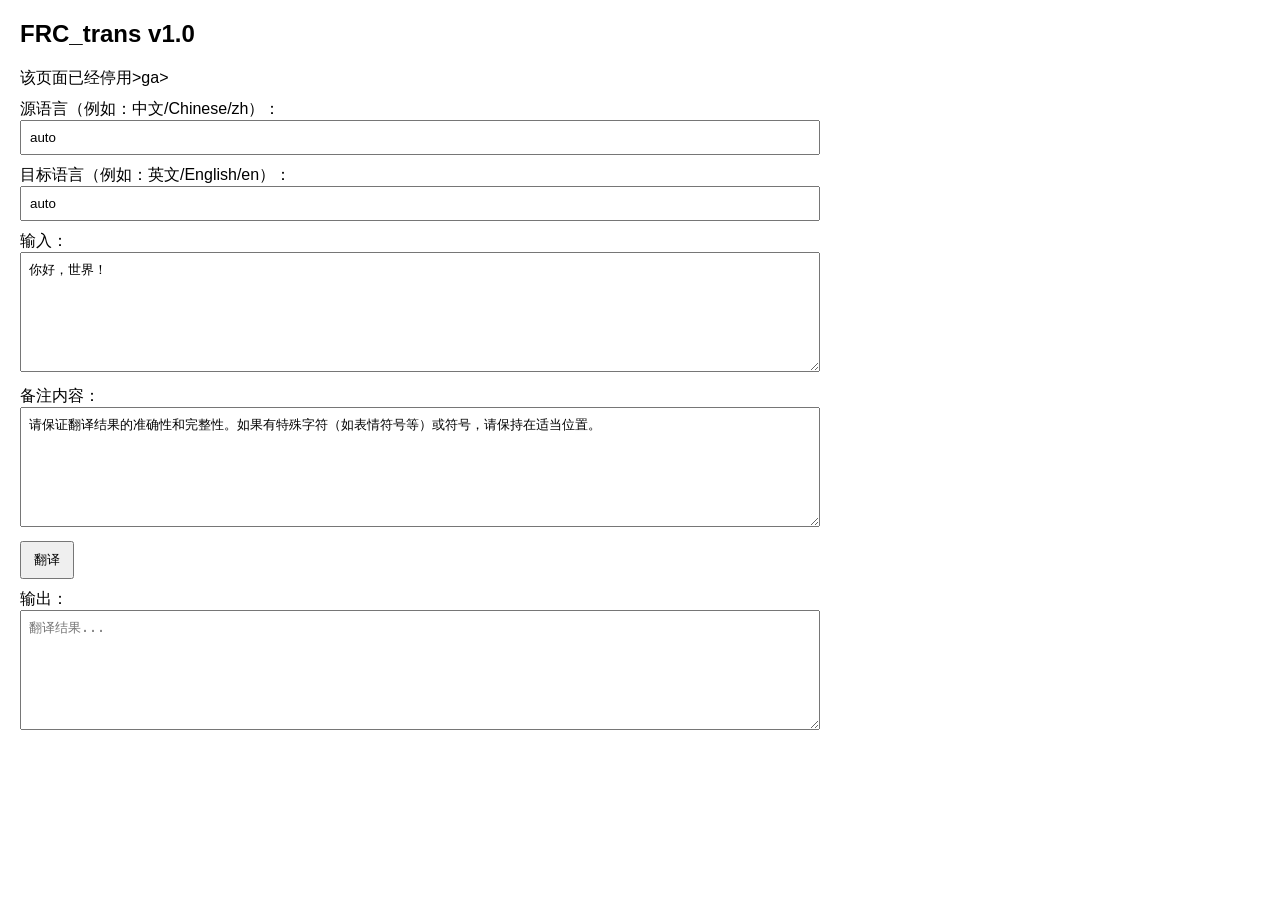
<file: intpages/trs.html>
<!doctype html>
<html lang="zh-CN">
<head>
  <meta charset="utf-8" />
  <meta name="viewport" content="width=device-width,initial-scale=1" />
  <title>FRC_trs</title>
  <style>
    body { font-family: sans-serif; margin: 20px; max-width:800px; }
    label { display:block; margin-top:10px; }
    input, textarea, select { width:100%; padding:8px; box-sizing:border-box; }
    textarea { min-height:120px; }
    button { margin-top:10px; padding:8px 12px; }
    #status { margin-top:8px; color:#555; }
    #timer { margin-top:8px; color:#666; font-weight: bold; }
  </style>
</head>
<body>
  <h2>FRC_trans v1.0</h2>
  <h>该页面已经停用>ga>

  <label>源语言（例如：中文/Chinese/zh）：
    <input id="srcLang" value="auto" />
  </label>

  <label>目标语言（例如：英文/English/en）：
    <input id="tgtLang" value="auto" />
  </label>

  <label>输入：
    <textarea id="srcText" placeholder="输入需要翻译的文本...">你好，世界！</textarea>
  </label>

  <label>备注内容：
    <textarea id="remText" placeholder="请输入备注内容...">请保证翻译结果的准确性和完整性。如果有特殊字符（如表情符号等）或符号，请保持在适当位置。</textarea>
  </label>

  <button id="translateBtn">翻译</button>
  <div id="status"></div>
  <div id="timer"></div> 

  <label>输出：
    <textarea id="outText" readonly placeholder="翻译结果..."></textarea>
  </label>
  

  <script>
    const SILICONFLOW_ENDPOINT = "https://api.siliconflow.cn/v1/chat/completions"; 
    const SILICONFLOW_MODEL = "Pro/deepseek-ai/DeepSeek-V3.2-Exp"; 
    const API_KEY = "sk-xdvpppqpqmokmthttsaasxldgkjdsdxfduntgrrsrrtlylcz"; 

    const btn = document.getElementById('translateBtn');
    const statusEl = document.getElementById('status');
    const outEl = document.getElementById('outText');
    const timerEl = document.getElementById('timer'); 
    let startTime, timerInterval;

    function formatTime(milliseconds) {
      const seconds = (milliseconds / 1000).toFixed(2);
      return `${seconds}秒`;
    }

    btn.addEventListener('click', async () => {
      const srcLang = document.getElementById('srcLang').value.trim();
      const tgtLang = document.getElementById('tgtLang').value.trim();
      const srcText = document.getElementById('srcText').value.trim();
      const remText = document.getElementById('remText').value.trim();
      if (!srcText) return alert('请输入要翻译的文本');

      startTime = new Date().getTime();
      statusEl.textContent = '正在翻译...';
      timerEl.textContent = '0.00秒';
      

      timerInterval = setInterval(() => {
        const currentTime = new Date().getTime();
        const elapsedTime = currentTime - startTime;
        timerEl.textContent = formatTime(elapsedTime);
      }, 100); // 每100毫秒更新一次

      const prompt = `You are a translator,you must follow the remark form user: ${remText}. If you dont understand what the source language and target language are, please respond with "输入的____出现问题，请检查". If the user only send a single word or phrase, explain all the meaning of it. Now, translate from ${srcLang} to ${tgtLang}:\n\n${srcText}, `;

      try {
        const resp = await fetch(SILICONFLOW_ENDPOINT, {
          method: 'POST',
          headers: {
            'Content-Type': 'application/json',
            'Authorization': `Bearer ${API_KEY}`
          },
          body: JSON.stringify({
            model: SILICONFLOW_MODEL,
            messages: [
              { role: "system", content: "You are a helpful translator." },
              { role: "user", content: prompt }
            ],
            max_tokens: 800,
            temperature: 0.2
          })
        });

        if (!resp.ok) {
          const txt = await resp.text();
          throw new Error(`HTTP ${resp.status}: ${txt}`);
        }

        const data = await resp.json();

        let translation = '';
        if (data.choices && data.choices[0]) {
          translation = data.choices[0].message?.content ?? data.choices[0].text ?? '';
        }
        if (!translation) {
          translation = data.output || data.result || JSON.stringify(data);
        }

        outEl.value = translation;
        statusEl.textContent = '翻译完成';
      } catch (err) {
        statusEl.textContent = '请求失败：' + err.message;
        outEl.value = '';
        console.error(err);
      } finally {
        // 停止计时器
        clearInterval(timerInterval);
        const totalTime = new Date().getTime() - startTime;
        timerEl.textContent = `翻译用时：${formatTime(totalTime)}`;
      }
    });
  </script>
</body>

</html>
</file>
<file: abc/styles.css>
:root {
  color-scheme: light;
  font-family: Inter, ui-sans-serif, system-ui, -apple-system, BlinkMacSystemFont, "Segoe UI", sans-serif;
  --bg: #eef1f2;
  --panel: #fbfcfa;
  --text: #191816;
  --muted: #626a67;
  --line: #cfd7d3;
  --accent: #256f7a;
  --accent-dark: #174e57;
  --note: #db5a42;
  --note-edge: #9e382b;
  --key-dark: #292724;
  --grid-strong: #aab8b4;
  --grid-soft: #dde5e1;
}

* {
  box-sizing: border-box;
}

body {
  margin: 0;
  min-height: 100vh;
  background: var(--bg);
  color: var(--text);
}

button,
input,
textarea {
  font: inherit;
}

.shell {
  display: flex;
  flex-direction: column;
  min-height: 100vh;
  padding: 18px;
  gap: 16px;
}

.topbar {
  display: grid;
  grid-template-columns: minmax(220px, 1fr) auto minmax(220px, 1fr);
  align-items: center;
  gap: 16px;
  padding: 14px 16px;
  border: 1px solid var(--line);
  border-radius: 8px;
  background: var(--panel);
}

h1,
h2,
p {
  margin: 0;
}

h1 {
  font-size: 22px;
  line-height: 1.15;
}

h2 {
  font-size: 14px;
  text-transform: uppercase;
  letter-spacing: 0;
}

#summary,
.paneHeader span {
  color: var(--muted);
  font-size: 13px;
}

.transport {
  display: flex;
  align-items: center;
  gap: 12px;
  flex-wrap: wrap;
}

.transportCenter {
  display: flex;
  align-items: center;
  justify-content: center;
  gap: 8px;
}

.sessionTools {
  display: flex;
  align-items: center;
  justify-content: flex-end;
  gap: 8px;
  min-width: 0;
}

.sessionTools select {
  max-width: 220px;
}

#beatCounter {
  min-width: 74px;
  padding: 8px 10px;
  border: 1px solid var(--line);
  border-radius: 6px;
  background: #ffffff;
  color: var(--text);
  font-family: "Cascadia Mono", Consolas, Monaco, monospace;
  font-size: 14px;
  text-align: center;
}

.transport label,
.rollTools label {
  display: flex;
  align-items: center;
  gap: 8px;
  color: var(--muted);
  font-size: 13px;
}

button {
  min-width: 76px;
  border: 0;
  border-radius: 6px;
  background: var(--accent);
  color: white;
  padding: 9px 13px;
  cursor: pointer;
}

button:hover {
  background: var(--accent-dark);
}

button:disabled {
  cursor: not-allowed;
  opacity: 0.45;
}

button.secondary {
  background: #39403e;
}

button.secondary:hover:not(:disabled) {
  background: #252b29;
}

input[type="number"] {
  width: 74px;
  border: 1px solid var(--line);
  border-radius: 6px;
  padding: 7px 8px;
  background: white;
}

select {
  border: 1px solid var(--line);
  border-radius: 6px;
  padding: 7px 8px;
  background: white;
  color: var(--text);
}

input[type="range"] {
  width: 132px;
  accent-color: var(--accent);
}

.workspace {
  display: grid;
  grid-template-columns: minmax(320px, var(--roll-width, 58%)) 10px minmax(280px, 1fr);
  gap: 8px;
  flex: 1;
  min-height: 0;
}

.splitter {
  min-height: 0;
  border-radius: 6px;
  cursor: col-resize;
  background: linear-gradient(90deg, transparent 0 3px, var(--line) 3px 7px, transparent 7px 10px);
}

.splitter:hover,
.splitter:focus-visible {
  background: linear-gradient(90deg, transparent 0 3px, var(--accent) 3px 7px, transparent 7px 10px);
  outline: none;
}

.editorPane,
.rollPane {
  display: flex;
  flex-direction: column;
  min-height: 0;
  border: 1px solid var(--line);
  border-radius: 8px;
  background: var(--panel);
  overflow: hidden;
}

.paneHeader {
  display: flex;
  justify-content: space-between;
  align-items: center;
  gap: 12px;
  min-height: 52px;
  padding: 0 12px;
  border-bottom: 1px solid var(--line);
}

.rollPane .paneHeader {
  justify-content: flex-start;
  flex-wrap: wrap;
}

.rollTools {
  display: flex;
  align-items: center;
  gap: 8px;
  flex-wrap: wrap;
}

.rollPane #rangeLabel {
  margin-left: auto;
}

textarea {
  flex: 1;
  min-height: 420px;
  resize: none;
  border: 0;
  outline: 0;
  padding: 14px;
  background: #ffffff;
  color: var(--text);
  font-family: "Cascadia Mono", Consolas, Monaco, monospace;
  font-size: 14px;
  line-height: 1.55;
  tab-size: 2;
}

.rollScroller {
  position: relative;
  flex: 1;
  min-height: 420px;
  overflow: auto;
  background: #ffffff;
}

canvas {
  display: block;
  cursor: crosshair;
}

@media (max-width: 860px) {
  .shell {
    padding: 10px;
  }

  .topbar {
    align-items: flex-start;
    display: flex;
    flex-direction: column;
  }

  .transportCenter {
    justify-content: flex-start;
    flex-wrap: wrap;
  }

  .sessionTools {
    justify-content: flex-start;
    flex-wrap: wrap;
  }

  .workspace {
    display: flex;
    flex-direction: column;
    gap: 10px;
  }

  .splitter {
    display: none;
  }

  .editorPane,
  .rollPane,
  textarea,
  .rollScroller {
    min-height: 330px;
  }
}
</file>
